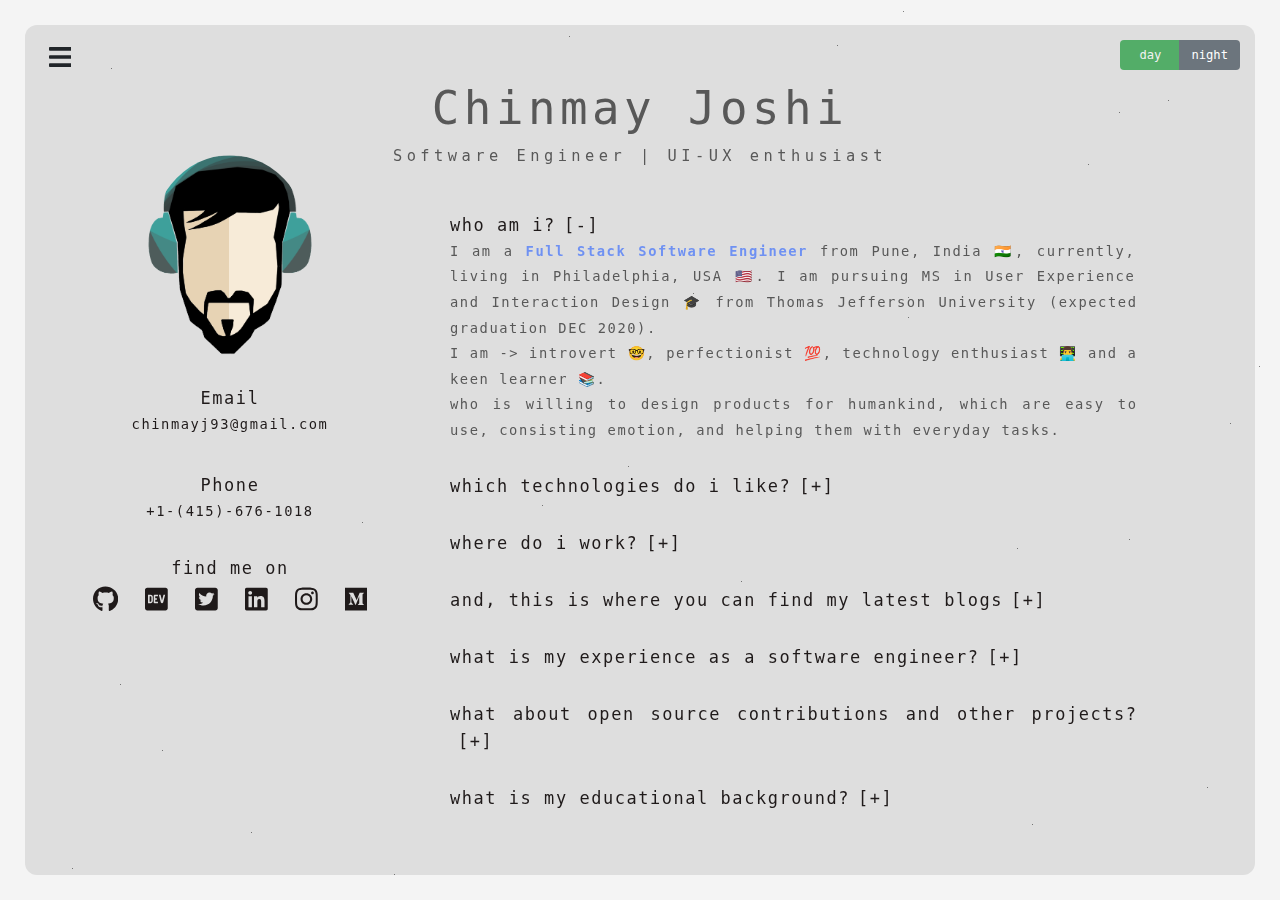
<file: index.html>
<!DOCTYPE html>
<html lang="en">
<head>
    <title>Chinmay Joshi</title>

    <meta charset="utf-8" />
    <meta name="viewport" content="width=device-width, initial-scale=1">
    <meta http-equiv="X-UA-Compatible" content="IE=edge">
    <meta http-equiv="Cache-control" content="public" max-age=86400>

    <link rel="shortcut icon" href="./resources/images/favicon.png" />

    <meta name="description" content="Chinmay Joshi - Software Engineer">
    <meta name="keywords" content="HTML,CSS,JavaScript,Software Engineer,Rails,React,Mongo,Full Stack,Coding,UI UX,UI,Design,Engineering">
    <meta name="author" content="Chinmay Joshi">
    <meta property="image" content="http://chinmay-joshi.com/resources/images/illustration.jpg">

    <!-- TwitterCard -->
    <meta name="twitter:card" content="summary_large_image">
    <meta name="twitter:site" content="@chinmay_joshi_">
    <meta name="twitter:title" content="Chinmay Joshi - Software Engineer">
    <meta name="twitter:image" content="http://chinmay-joshi.com/resources/images/illustration.jpg" />
    <meta name="twitter:description" content="Chinmay Joshi - Software Engineer">

    <!-- OpenGraph -->
    <meta property="og:site_name" content="Chinmay Joshi" />
    <meta property="og:type" content="website" />
    <meta property="og:title" content="Chinmay Joshi - Software Engineer" />
    <meta property="og:image" content="http://chinmay-joshi.com/resources/images/illustration.jpg" />
    <meta property="og:description" content="Chinmay Joshi - Software Engineer" />

    <link rel="stylesheet" href="https://stackpath.bootstrapcdn.com/bootstrap/4.3.1/css/bootstrap.min.css" integrity="sha384-ggOyR0iXCbMQv3Xipma34MD+dH/1fQ784/j6cY/iJTQUOhcWr7x9JvoRxT2MZw1T" crossorigin="anonymous">
    <link rel="stylesheet" href="resources/css/defaults.css" />
    <link rel="stylesheet" href="resources/css/app.css" />
    <link rel="stylesheet" href="resources/css/responsive.css" />
    <link rel="stylesheet" href="resources/css/buttons.css" />
    <link rel="stylesheet" href="resources/css/menu.css" />
    <link rel="stylesheet" href="resources/css/day-night-mode.css" />
    <link rel="stylesheet" href="resources/css/parallax.css" />
  </head>

  <body>
    <div class="parallax">
      <div class="stars"></div>
    </div>

    <div class="website-menu-container">
      <button type="button" class="btn menu-activator">
        <svg aria-hidden="true" focusable="false" data-prefix="fas" data-icon="bars" class="svg-inline--fa fa-bars fa-w-14" role="img" xmlns="http://www.w3.org/2000/svg" viewBox="0 0 448 512">
          <path fill="currentColor" d="M16 132h416c8.837 0 16-7.163 16-16V76c0-8.837-7.163-16-16-16H16C7.163 60 0 67.163 0 76v40c0 8.837 7.163 16 16 16zm0 160h416c8.837 0 16-7.163 16-16v-40c0-8.837-7.163-16-16-16H16c-8.837 0-16 7.163-16 16v40c0 8.837 7.163 16 16 16zm0 160h416c8.837 0 16-7.163 16-16v-40c0-8.837-7.163-16-16-16H16c-8.837 0-16 7.163-16 16v40c0 8.837 7.163 16 16 16z"></path>
        </svg>
      </button>
    </div>

    <div class="container-menu" style="display: none;">
      <div class="menu-deactivator-container">
        <button type="button" class="btn menu-deactivator">
          <svg aria-hidden="true" focusable="false" data-prefix="fas" data-icon="times" class="svg-inline--fa fa-times fa-w-11" role="img" xmlns="http://www.w3.org/2000/svg" viewBox="0 0 352 512">
            <path fill="currentColor" d="M242.72 256l100.07-100.07c12.28-12.28 12.28-32.19 0-44.48l-22.24-22.24c-12.28-12.28-32.19-12.28-44.48 0L176 189.28 75.93 89.21c-12.28-12.28-32.19-12.28-44.48 0L9.21 111.45c-12.28 12.28-12.28 32.19 0 44.48L109.28 256 9.21 356.07c-12.28 12.28-12.28 32.19 0 44.48l22.24 22.24c12.28 12.28 32.2 12.28 44.48 0L176 322.72l100.07 100.07c12.28 12.28 32.2 12.28 44.48 0l22.24-22.24c12.28-12.28 12.28-32.19 0-44.48L242.72 256z"></path>
          </svg>
        </button>
      </div>

      <div class="centered-menu-items">
        <a href="index.html">Home</a>
        <a href="work.html">Work</a>
      </div>
    </div>

    <div class="day-night-mode-toggle">
      <div class="btn-group" role="group">
        <button type="button" class="btn btn-light day-btn">day</button>
        <button type="button" class="btn btn-secondary night-btn">night</button>
      </div>
    </div>

    <div class="container-portfolio">
      <div class="welcome-note-container" style="display: none;">
        <div class="welcome-note">
          <div class="text-center typewriter">
            <h1>Hello 👋 👋</h1>
          </div>
        </div>
        <div class="row pt-5">
          <div class="col-md-12 text-center">
            <img src="./resources/images/icode.gif" alt="i-code" />
          </div>
          <div class="col-md-12 text-center pt-5 skip-to-main-content">
            <p>skip to main content</p>
          </div>
        </div>
      </div>

      <div class="container-fluid main-page" style="display: block;">
        <div class="row pt-5">
          <div class="col-xs-12 col-sm-12 col-md-12 col-lg-12">
            <div class="portfolio-title">
              <div class="row">
                <div class="col-md-12">
                  <span class="lead-lg">Chinmay Joshi</span>
                </div>
                <div class="col-md-12">
                  <span class="lead">Software Engineer | UI-UX enthusiast</span>
                </div>
              </div>
            </div>
          </div>
        </div>

        <div class="row my-4">
          <div class="col-xs-12 col-sm-12 col-md-12 col-lg-4 text-center pull-up">
            <div class="row">
              <div class="col-sm-12 col-md-12">
                <img src="resources/images/CJ-no-bg.png" class="img-thumbnail" alt="profile-picture" />
              </div>
            </div>

            <div class="info-separator"></div>

            <div class="row text-center">
              <div class="col-sm-12 col-md-12">
                <span class="title">Email</span>
              </div>
              <div class="col-sm-12 col-md-12">
                <a class="title-info" href="mailto:chinmayj93@gmail.com">chinmayj93@gmail.com</a>
              </div>

              <div class="info-separator"></div>

              <div class="col-sm-12 col-md-12">
                <span class="title">Phone</span>
              </div>
              <div class="col-sm-12 col-md-12">
                <a href="tel:+14156761018" class="title-info">+1-(415)-676-1018</a>
              </div>
            </div>

            <div class="info-separator"></div>

            <div class="col-sm-12 col-md-12">
              <span class="title">find me on</span>
            </div>
            <div class="col-sm-12 col-md-12 mt-1">
              <a class="social-media-icon" href="https://github.com/joshi-chinmay">
                <svg aria-hidden="true" data-prefix="fab" data-icon="github" class="svg-inline--fa fa-github fa-w-16" role="img" xmlns="http://www.w3.org/2000/svg" viewBox="0 0 496 512"><path fill="currentColor" d="M165.9 397.4c0 2-2.3 3.6-5.2 3.6-3.3.3-5.6-1.3-5.6-3.6 0-2 2.3-3.6 5.2-3.6 3-.3 5.6 1.3 5.6 3.6zm-31.1-4.5c-.7 2 1.3 4.3 4.3 4.9 2.6 1 5.6 0 6.2-2s-1.3-4.3-4.3-5.2c-2.6-.7-5.5.3-6.2 2.3zm44.2-1.7c-2.9.7-4.9 2.6-4.6 4.9.3 2 2.9 3.3 5.9 2.6 2.9-.7 4.9-2.6 4.6-4.6-.3-1.9-3-3.2-5.9-2.9zM244.8 8C106.1 8 0 113.3 0 252c0 110.9 69.8 205.8 169.5 239.2 12.8 2.3 17.3-5.6 17.3-12.1 0-6.2-.3-40.4-.3-61.4 0 0-70 15-84.7-29.8 0 0-11.4-29.1-27.8-36.6 0 0-22.9-15.7 1.6-15.4 0 0 24.9 2 38.6 25.8 21.9 38.6 58.6 27.5 72.9 20.9 2.3-16 8.8-27.1 16-33.7-55.9-6.2-112.3-14.3-112.3-110.5 0-27.5 7.6-41.3 23.6-58.9-2.6-6.5-11.1-33.3 2.6-67.9 20.9-6.5 69 27 69 27 20-5.6 41.5-8.5 62.8-8.5s42.8 2.9 62.8 8.5c0 0 48.1-33.6 69-27 13.7 34.7 5.2 61.4 2.6 67.9 16 17.7 25.8 31.5 25.8 58.9 0 96.5-58.9 104.2-114.8 110.5 9.2 7.9 17 22.9 17 46.4 0 33.7-.3 75.4-.3 83.6 0 6.5 4.6 14.4 17.3 12.1C428.2 457.8 496 362.9 496 252 496 113.3 383.5 8 244.8 8zM97.2 352.9c-1.3 1-1 3.3.7 5.2 1.6 1.6 3.9 2.3 5.2 1 1.3-1 1-3.3-.7-5.2-1.6-1.6-3.9-2.3-5.2-1zm-10.8-8.1c-.7 1.3.3 2.9 2.3 3.9 1.6 1 3.6.7 4.3-.7.7-1.3-.3-2.9-2.3-3.9-2-.6-3.6-.3-4.3.7zm32.4 35.6c-1.6 1.3-1 4.3 1.3 6.2 2.3 2.3 5.2 2.6 6.5 1 1.3-1.3.7-4.3-1.3-6.2-2.2-2.3-5.2-2.6-6.5-1zm-11.4-14.7c-1.6 1-1.6 3.6 0 5.9 1.6 2.3 4.3 3.3 5.6 2.3 1.6-1.3 1.6-3.9 0-6.2-1.4-2.3-4-3.3-5.6-2z"></path></svg>
              </a>
              <a class="social-media-icon" href="https://dev.to/joshichinmay">
                <svg aria-hidden="true" data-prefix="fab" data-icon="dev" class="svg-inline--fa fa-dev fa-w-14" role="img" xmlns="http://www.w3.org/2000/svg" viewBox="0 0 448 512"><path fill="currentColor" d="M120.12 208.29c-3.88-2.9-7.77-4.35-11.65-4.35H91.03v104.47h17.45c3.88 0 7.77-1.45 11.65-4.35 3.88-2.9 5.82-7.25 5.82-13.06v-69.65c-.01-5.8-1.96-10.16-5.83-13.06zM404.1 32H43.9C19.7 32 .06 51.59 0 75.8v360.4C.06 460.41 19.7 480 43.9 480h360.2c24.21 0 43.84-19.59 43.9-43.8V75.8c-.06-24.21-19.7-43.8-43.9-43.8zM154.2 291.19c0 18.81-11.61 47.31-48.36 47.25h-46.4V172.98h47.38c35.44 0 47.36 28.46 47.37 47.28l.01 70.93zm100.68-88.66H201.6v38.42h32.57v29.57H201.6v38.41h53.29v29.57h-62.18c-11.16.29-20.44-8.53-20.72-19.69V193.7c-.27-11.15 8.56-20.41 19.71-20.69h63.19l-.01 29.52zm103.64 115.29c-13.2 30.75-36.85 24.63-47.44 0l-38.53-144.8h32.57l29.71 113.72 29.57-113.72h32.58l-38.46 144.8z"></path></svg>
              </a>
              <a class="social-media-icon" href="https://twitter.com/chinmay_joshi_">
                <svg aria-hidden="true" data-prefix="fab" data-icon="twitter-square" class="svg-inline--fa fa-twitter-square fa-w-14" role="img" xmlns="http://www.w3.org/2000/svg" viewBox="0 0 448 512"><path fill="currentColor" d="M400 32H48C21.5 32 0 53.5 0 80v352c0 26.5 21.5 48 48 48h352c26.5 0 48-21.5 48-48V80c0-26.5-21.5-48-48-48zm-48.9 158.8c.2 2.8.2 5.7.2 8.5 0 86.7-66 186.6-186.6 186.6-37.2 0-71.7-10.8-100.7-29.4 5.3.6 10.4.8 15.8.8 30.7 0 58.9-10.4 81.4-28-28.8-.6-53-19.5-61.3-45.5 10.1 1.5 19.2 1.5 29.6-1.2-30-6.1-52.5-32.5-52.5-64.4v-.8c8.7 4.9 18.9 7.9 29.6 8.3a65.447 65.447 0 0 1-29.2-54.6c0-12.2 3.2-23.4 8.9-33.1 32.3 39.8 80.8 65.8 135.2 68.6-9.3-44.5 24-80.6 64-80.6 18.9 0 35.9 7.9 47.9 20.7 14.8-2.8 29-8.3 41.6-15.8-4.9 15.2-15.2 28-28.8 36.1 13.2-1.4 26-5.1 37.8-10.2-8.9 13.1-20.1 24.7-32.9 34z"></path></svg>
              </a>
              <a class="social-media-icon" href="https://www.linkedin.com/in/chinmay-joshi-65292598/">
                <svg aria-hidden="true" data-prefix="fab" data-icon="linkedin" class="svg-inline--fa fa-linkedin fa-w-14" role="img" xmlns="http://www.w3.org/2000/svg" viewBox="0 0 448 512"><path fill="currentColor" d="M416 32H31.9C14.3 32 0 46.5 0 64.3v383.4C0 465.5 14.3 480 31.9 480H416c17.6 0 32-14.5 32-32.3V64.3c0-17.8-14.4-32.3-32-32.3zM135.4 416H69V202.2h66.5V416zm-33.2-243c-21.3 0-38.5-17.3-38.5-38.5S80.9 96 102.2 96c21.2 0 38.5 17.3 38.5 38.5 0 21.3-17.2 38.5-38.5 38.5zm282.1 243h-66.4V312c0-24.8-.5-56.7-34.5-56.7-34.6 0-39.9 27-39.9 54.9V416h-66.4V202.2h63.7v29.2h.9c8.9-16.8 30.6-34.5 62.9-34.5 67.2 0 79.7 44.3 79.7 101.9V416z"></path></svg>
              </a>
              <a class="social-media-icon" href="https://www.instagram.com/chinmayjoshi/">
                <svg aria-hidden="true" data-prefix="fab" data-icon="instagram" class="svg-inline--fa fa-instagram fa-w-14" role="img" xmlns="http://www.w3.org/2000/svg" viewBox="0 0 448 512"><path fill="currentColor" d="M224.1 141c-63.6 0-114.9 51.3-114.9 114.9s51.3 114.9 114.9 114.9S339 319.5 339 255.9 287.7 141 224.1 141zm0 189.6c-41.1 0-74.7-33.5-74.7-74.7s33.5-74.7 74.7-74.7 74.7 33.5 74.7 74.7-33.6 74.7-74.7 74.7zm146.4-194.3c0 14.9-12 26.8-26.8 26.8-14.9 0-26.8-12-26.8-26.8s12-26.8 26.8-26.8 26.8 12 26.8 26.8zm76.1 27.2c-1.7-35.9-9.9-67.7-36.2-93.9-26.2-26.2-58-34.4-93.9-36.2-37-2.1-147.9-2.1-184.9 0-35.8 1.7-67.6 9.9-93.9 36.1s-34.4 58-36.2 93.9c-2.1 37-2.1 147.9 0 184.9 1.7 35.9 9.9 67.7 36.2 93.9s58 34.4 93.9 36.2c37 2.1 147.9 2.1 184.9 0 35.9-1.7 67.7-9.9 93.9-36.2 26.2-26.2 34.4-58 36.2-93.9 2.1-37 2.1-147.8 0-184.8zM398.8 388c-7.8 19.6-22.9 34.7-42.6 42.6-29.5 11.7-99.5 9-132.1 9s-102.7 2.6-132.1-9c-19.6-7.8-34.7-22.9-42.6-42.6-11.7-29.5-9-99.5-9-132.1s-2.6-102.7 9-132.1c7.8-19.6 22.9-34.7 42.6-42.6 29.5-11.7 99.5-9 132.1-9s102.7-2.6 132.1 9c19.6 7.8 34.7 22.9 42.6 42.6 11.7 29.5 9 99.5 9 132.1s2.7 102.7-9 132.1z"></path></svg>
              </a>
              <a class="social-media-icon" href="https://medium.com/@chinmayjoshi">
                <svg aria-hidden="true" data-prefix="fab" data-icon="medium" class="svg-inline--fa fa-medium fa-w-14" role="img" xmlns="http://www.w3.org/2000/svg" viewBox="0 0 448 512"><path fill="currentColor" d="M0 32v448h448V32H0zm372.2 106.1l-24 23c-2.1 1.6-3.1 4.2-2.7 6.7v169.3c-.4 2.6.6 5.2 2.7 6.7l23.5 23v5.1h-118V367l24.3-23.6c2.4-2.4 2.4-3.1 2.4-6.7V199.8l-67.6 171.6h-9.1L125 199.8v115c-.7 4.8 1 9.7 4.4 13.2l31.6 38.3v5.1H71.2v-5.1l31.6-38.3c3.4-3.5 4.9-8.4 4.1-13.2v-133c.4-3.7-1-7.3-3.8-9.8L75 138.1V133h87.3l67.4 148L289 133.1h83.2v5z"></path></svg>
              </a>
            </div>
          </div>

          <div class="portfolio-main-content sm-device-mar-top col-xs-12 col-sm-12 col-md-12 col-lg-7">
            <div class="row tile-info-container" data-id="1">
              <div class="col-sm-12 col-md-12">
                <a href="javascript:;" class="title text-upcase toggable-title active">who am i?</a>
              </div>
              <div class="col-sm-12 col-md-12 tile-info-wrapper" style="display: block;">
                <span class="title-info">
                  I am a <strong>Full Stack Software Engineer</strong> from Pune, India 🇮🇳, currently, living in Philadelphia, USA 🇺🇸. I am pursuing MS in User Experience and Interaction Design 🎓 from Thomas Jefferson University (expected graduation DEC 2020).
                  <br />
                  I am -> introvert 🤓, perfectionist 💯, technology enthusiast 👨‍💻 and a keen learner 📚.
                  <br />
                  who is willing to design products for humankind, which are easy to use, consisting emotion, and helping them with everyday tasks.
                </span>
              </div>
            </div>
            <div class="info-separator"></div>

            <div class="row tile-info-container" data-id="2">
              <div class="col-sm-12 col-md-12">
                <a href="javascript:;" class="title text-upcase toggable-title">which technologies do i like?</a>
              </div>
              <div class="tile-info-wrapper col-sm-12 col-md-12">
                <ul class="title-info">
                  <li>
                    I am well versed with <strong>Ruby</strong> and <strong>Ruby On Rails</strong>.
                  </li>
                  <li>
                    In databases, I can profoundly work with <strong>MongoDB, DynamoDB and SQL</strong>.
                  </li>
                  <li>
                    Currently i am adapting to <strong>amazon web services</strong> (primarily working on lambda, api-gateways, ec2, s3, dynamodb) and <strong>serverless</strong> and <strong>microservices</strong> architecture.
                  </li>
                  <li>
                    I am fond of <strong>JavaScript, React.JS, Backbone.JS + Marionette.JS</strong>. I am expanding my UI skill set by learning <strong>redux, webpack and babel</strong>. I am comfortable working with Jest.
                  </li>
                  <li>
                    I can profoundly work with <strong>HTML, CSS and pre-processors (SCSS and LESS)</strong>. I have a tremendous amount of affection towards User Experience (UI / UX).
                  </li>
                  <li>
                    I am experienced in application test suite setup using <strong>RSpec, Selenium WebDriver, and CI tool</strong> integrations with the deployment stack.
                  </li>
                  <li>
                    Working with test driven development <strong>(TDD)</strong> as well as behavior driven development <strong>(BDD)</strong> is one of my expertise.
                  </li>
                  <li>
                    I can efficiently work with <strong>git</strong>, and project management tools, such as <strong>Confluence, JIRA, and Trello</strong>.
                  </li>
                </ul>
              </div>
            </div>
            <div class="info-separator"></div>

            <div class="row tile-info-container" data-id="3">
              <div class="col-sm-12 col-md-12">
                <a href="javascript:;" class="title text-upcase toggable-title">where do i work?</a>
              </div>
              <div class="col-sm-12 col-md-12 tile-info-wrapper">
                <ul class="title-info">
                  <li>
                    Presently I am working at <a href="https://www.supahands.com/"><strong>Supahands</strong></a>, Kuala Lumpur, Malaysia, as a <strong>'Full Stack Software Engineer - II'</strong> (April 2018 - current).
                  </li>
                  <li>
                    Previously, I worked at <a href="https://amuratech.com"><strong>Amura marketing technologies</strong></a>, Pune, India, as a <strong>'Full Stack Software Engineer'</strong>, for two and a half years (December 2015 - April 2018).
                  </li>
                  <li>
                    and before that, I completed my internship at <a href="https://amuratech.com"><strong>Amura marketing technologies</strong></a>, Pune, India, as a <strong>'Software Engineer - Intern'</strong>.
                  </li>
                </ul>
              </div>
            </div>
            <div class="info-separator"></div>

            <div class="row tile-info-container" data-id="4">
              <div class="col-sm-12 col-md-12">
                <a href="javascript:;" class="title text-upcase toggable-title">and, this is where you can find my latest blogs</a>
              </div>
              <div class="col-sm-12 col-md-12 tile-info-wrapper">
                <ul class="title-info">
                  <li>
                    Code management with Git and Github
                    <a href="https://dev.to/joshichinmay/code-management-with-git-and-github-4072">
                      dev.to
                    </a>
                  </li>
                  <li>
                    Minimum Viable Product Rollout with ReactJS and Serverless Architecture -
                    <a href="https://dev.to/joshichinmay/minimum-viable-product-rollout-with-reactjs-and-serverless-architecture-2phj">
                      dev.to
                    </a>
                  </li>
                  <li>
                    What a developer can do to enhance User Experience? -
                    <a href="https://dev.to/joshichinmay/what-a-developer-can-do-to-enhance-user-experience-8g5">
                      dev.to
                    </a>
                  </li>
                  <li>
                    beautiful chaos of thoughts! -
                    <a href="https://medium.com/@chinmayjoshi/beautiful-chaos-of-thoughts-65dab5c9588a">medium</a>
                  </li>
                </ul>
              </div>
            </div>
            <div class="info-separator"></div>

            <div class="row tile-info-container" data-id="5">
              <div class="col-sm-12 col-md-12">
                <a href="javascript:;" class="title text-upcase toggable-title">what is my experience as a software engineer?</a>
              </div>
              <div class="col-sm-12 col-md-12 tile-info-wrapper">
                <ul>
                  <li>
                    <span class="title-info">
                      <b>supahands.com -</b>
                      is a website for supahands sdn. bhd.
                    </span>
                  </li>
                  <li>
                    <span class="title-info">
                      <b>supa highway -</b>
                      an application to connect multiple projects together. Keeping their data in sync by running background jobs.
                    </span>
                  </li>
                  <li>
                    <span class="title-info">
                      <b>project-x-uploader -</b>
                      an application to speed up the process of uploading and matching CSV files with the backend database fields, which are being uploaded by project managers.
                    </span>
                  </li>
                  <li>
                    <span class="title-info">
                      <b>project-x-console -</b>
                      A tool to automate the process of project creation with the help of amazon web services and cloudformation.
                    </span>
                  </li>
                  <li>
                    <span class="title-info">
                      <b>hub.with.sell.do -</b>
                      A completely customizable B2B platform for managing sales, and marketing of companies in any business domain.
                    </span>
                  </li>
                  <li>
                    <span class="title-info">
                      <b>pages.sell.do -</b>
                      The Pages is a website building tool, to simplify the process of creating and managing websites, using different features such as drag and drop components, color graders, undo-redo, responsive utilities.
                    </span>
                  </li>
                  <li>
                    <span class="title-info">
                      <b>collaborate.do -</b>
                      The collaborate.do, is an internal process management system, to streamline the company’s process and enhance the end-to-end delivery of the routine tasks.
                    </span>
                  </li>
                  <li>
                    <span class="title-info">
                      <b>estate.sell.do -</b>
                      A niche lead management software targeted towards Real Estate.
                    </span>
                  </li>
                </ul>
              </div>
            </div>
            <div class="info-separator"></div>

            <div class="row tile-info-container" data-id="6">
              <div class="col-sm-12 col-md-12">
                <a href="javascript:;" class="title text-upcase toggable-title">what about open source contributions and other projects?</a>
              </div>
              <div class="col-sm-12 col-md-12 tile-info-wrapper">
                <ul>
                  <li>
                    <span class="title-info">
                      <b>tilt -</b> The vision behind this product is to have a platform where a user can create a list of songs he/she listens to every day. We believe, there is an emotion associated with every song. The platform will help the user to add new songs and create playlists, where he/she can openly or privately talk about his/her feelings associated with a piece of music.
                    </span>
                  </li>
                  <li>
                    <span class="title-info">
                      <a href="http://chinmay-joshi.com/randomcolorpicker/"><b>randomcolorpicker</b></a> - is a small project which generates random colors and color-shades for the selected color.
                    </span>
                  </li>
                </ul>
              </div>
            </div>
            <div class="info-separator"></div>

            <div class="row tile-info-container" data-id="7">
              <div class="col-sm-12 col-md-12">
                <a href="javascript:;" class="title text-upcase toggable-title">what is my educational background?</a>
              </div>
              <div class="col-sm-12 col-md-12 tile-info-wrapper">
                <span class="title-info">
                  <ul>
                    <li>
                      M.Sc. - Computer Science, from University Of Pune. with CGPA 5.200 / 6.
                      <br />
                      College - Maharashtra Institute of Technology, Pune.
                    </li>
                    <li>
                      B.Sc. - Computer Science, from University Of Pune, Pune. with CGPA 5.000 / 6.
                      <br />
                      College - Maharashtra Institute of Technology, Pune.
                    </li>
                  </ul>
                </span>
              </div>
            </div>

            <div class="info-separator"></div>
          </div>

          <div class="col-md-1 col-lg-1"></div>
        </div>

      </div>
    </div>
  </body>

  <script src="resources/js/jquery.js"></script>
  <script src="resources/js/portfolio.js"></script>
  <script src="resources/js/menu.js"></script>

  <!-- Global site tag (gtag.js) - Google Analytics -->
  <script async src="https://www.googletagmanager.com/gtag/js?id=UA-112015014-1"></script>
  <script>
    window.dataLayer = window.dataLayer || [];
    function gtag(){dataLayer.push(arguments);}
    gtag('js', new Date());
    gtag('config', 'UA-112015014-1');
  </script>
</html>
</file>
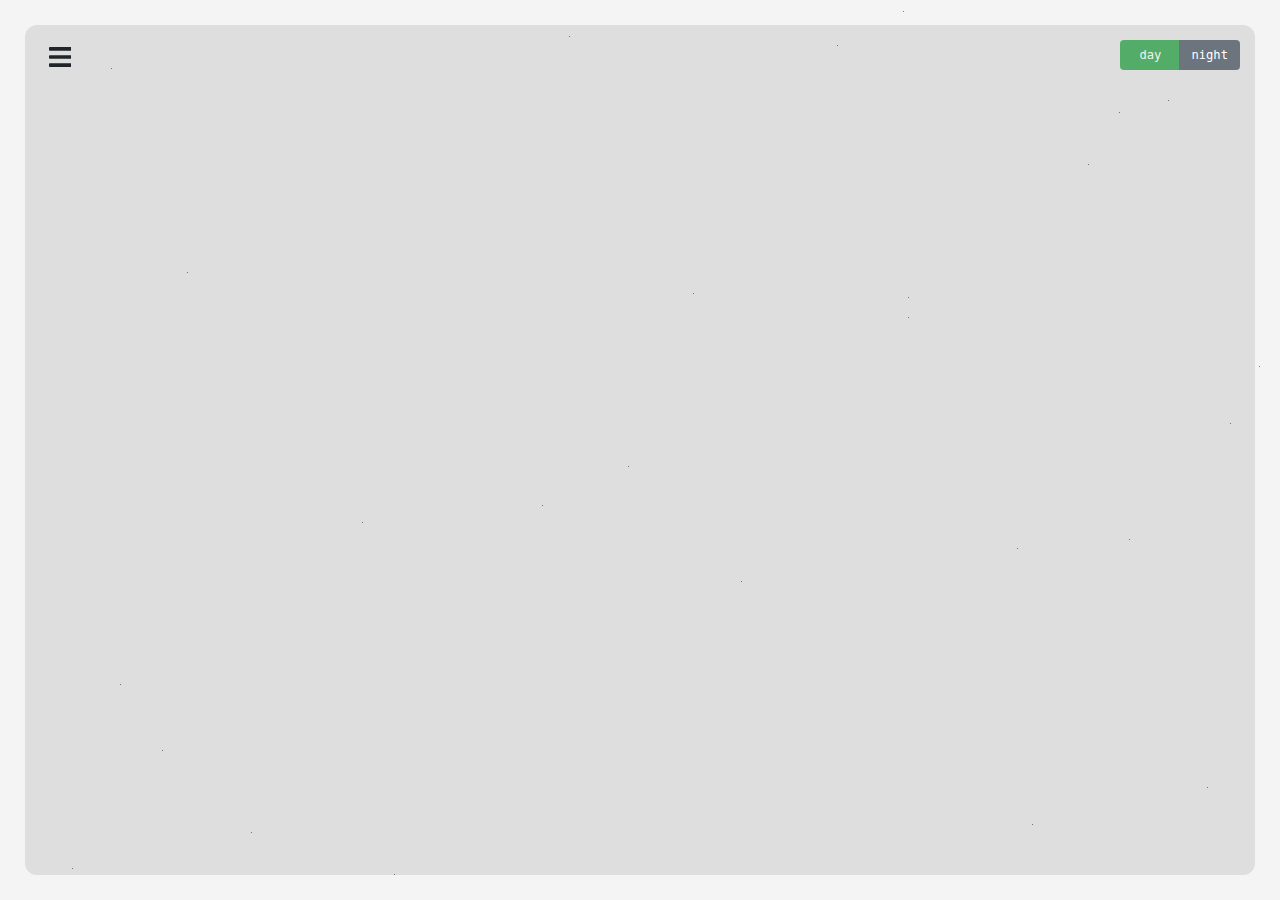
<file: work.html>
<!DOCTYPE html>
<html lang="en">
<head>
    <title>Chinmay Joshi</title>

    <meta charset="utf-8" />
    <meta name="viewport" content="width=device-width, initial-scale=1">
    <meta http-equiv="X-UA-Compatible" content="IE=edge">
    <meta http-equiv="Cache-control" content="public" max-age=86400>

    <link rel="shortcut icon" href="./resources/images/favicon.png" />

    <meta name="description" content="Chinmay Joshi - Software Engineer">
    <meta name="keywords" content="HTML,CSS,JavaScript,Software Engineer,Rails,React,Mongo,Full Stack,Coding,UI UX,UI,Design,Engineering">
    <meta name="author" content="Chinmay Joshi">
    <meta property="image" content="http://chinmay-joshi.com/resources/images/illustration.jpg">

    <!-- TwitterCard -->
    <meta name="twitter:card" content="summary_large_image">
    <meta name="twitter:site" content="@chinmay_joshi_">
    <meta name="twitter:title" content="Chinmay Joshi - Software Engineer">
    <meta name="twitter:image" content="http://chinmay-joshi.com/resources/images/illustration.jpg" />
    <meta name="twitter:description" content="Chinmay Joshi - Software Engineer">

    <!-- OpenGraph -->
    <meta property="og:site_name" content="Chinmay Joshi" />
    <meta property="og:type" content="website" />
    <meta property="og:title" content="Chinmay Joshi - Software Engineer" />
    <meta property="og:image" content="http://chinmay-joshi.com/resources/images/illustration.jpg" />
    <meta property="og:description" content="Chinmay Joshi - Software Engineer" />

    <link rel="stylesheet" href="https://stackpath.bootstrapcdn.com/bootstrap/4.3.1/css/bootstrap.min.css" integrity="sha384-ggOyR0iXCbMQv3Xipma34MD+dH/1fQ784/j6cY/iJTQUOhcWr7x9JvoRxT2MZw1T" crossorigin="anonymous">
    <link rel="stylesheet" href="resources/css/defaults.css" />
    <link rel="stylesheet" href="resources/css/app.css" />
    <link rel="stylesheet" href="resources/css/responsive.css" />
    <link rel="stylesheet" href="resources/css/buttons.css" />
    <link rel="stylesheet" href="resources/css/menu.css" />
    <link rel="stylesheet" href="resources/css/day-night-mode.css" />
    <link rel="stylesheet" href="resources/css/parallax.css" />
  </head>

  <body>
    <div class="parallax">
      <div class="stars"></div>
    </div>

    <div class="website-menu-container">
      <button type="button" class="btn menu-activator">
        <svg aria-hidden="true" focusable="false" data-prefix="fas" data-icon="bars" class="svg-inline--fa fa-bars fa-w-14" role="img" xmlns="http://www.w3.org/2000/svg" viewBox="0 0 448 512">
          <path fill="currentColor" d="M16 132h416c8.837 0 16-7.163 16-16V76c0-8.837-7.163-16-16-16H16C7.163 60 0 67.163 0 76v40c0 8.837 7.163 16 16 16zm0 160h416c8.837 0 16-7.163 16-16v-40c0-8.837-7.163-16-16-16H16c-8.837 0-16 7.163-16 16v40c0 8.837 7.163 16 16 16zm0 160h416c8.837 0 16-7.163 16-16v-40c0-8.837-7.163-16-16-16H16c-8.837 0-16 7.163-16 16v40c0 8.837 7.163 16 16 16z"></path>
        </svg>
      </button>
    </div>

    <div class="container-menu" style="display: none;">
      <div class="menu-deactivator-container">
        <button type="button" class="btn menu-deactivator">
          <svg aria-hidden="true" focusable="false" data-prefix="fas" data-icon="times" class="svg-inline--fa fa-times fa-w-11" role="img" xmlns="http://www.w3.org/2000/svg" viewBox="0 0 352 512">
            <path fill="currentColor" d="M242.72 256l100.07-100.07c12.28-12.28 12.28-32.19 0-44.48l-22.24-22.24c-12.28-12.28-32.19-12.28-44.48 0L176 189.28 75.93 89.21c-12.28-12.28-32.19-12.28-44.48 0L9.21 111.45c-12.28 12.28-12.28 32.19 0 44.48L109.28 256 9.21 356.07c-12.28 12.28-12.28 32.19 0 44.48l22.24 22.24c12.28 12.28 32.2 12.28 44.48 0L176 322.72l100.07 100.07c12.28 12.28 32.2 12.28 44.48 0l22.24-22.24c12.28-12.28 12.28-32.19 0-44.48L242.72 256z"></path>
          </svg>
        </button>
      </div>

      <div class="centered-menu-items">
        <a href="index.html">Home</a>
        <a href="work.html">Work</a>
      </div>
    </div>

    <div class="day-night-mode-toggle">
      <div class="btn-group" role="group">
        <button type="button" class="btn btn-light day-btn">day</button>
        <button type="button" class="btn btn-secondary night-btn">night</button>
      </div>
    </div>

    <div class="container-portfolio">
      <div class="container-fluid main-page">
      </div>
    </div>

  </body>

  <script src="resources/js/jquery.js"></script>
  <script src="resources/js/portfolio.js"></script>
  <script src="resources/js/menu.js"></script>

  <!-- Global site tag (gtag.js) - Google Analytics -->
  <script async src="https://www.googletagmanager.com/gtag/js?id=UA-112015014-1"></script>
  <script>
    window.dataLayer = window.dataLayer || [];
    function gtag(){dataLayer.push(arguments);}
    gtag('js', new Date());
    gtag('config', 'UA-112015014-1');
  </script>
</html>
</file>
<file: resources/css/defaults.css>
body {
  font-family: monospace;
  letter-spacing: 0.098rem;
  line-height: 1.56;
}
::-webkit-scrollbar {
  display: none;
}
a {
  color: #1f1a1a;
  text-decoration: none;
}
a:hover {
  color: #4286f4;
  text-decoration: none;
}
ul {
  list-style: circle;
}
strong, b {
  color: #6f91f2;
  font-weight: bold;
}
</file>
<file: resources/css/app.css>
.portfolio-main-content {
  margin-top: 1.5%;
}
.info-title {
  animation: MoveUpDown 2s linear infinite;
}
.container-portfolio {
  position: absolute;
  left: 25px;
  right: 25px;
  top: 25px;
  bottom: 25px;
  margin: auto;
  max-width: 100%;
  max-height: 100%;
  overflow: auto;
  background-color: #ffffff;
  border-radius: 12px;
}
.welcome-note-container {
  padding-top: 180px;
}
.welcome-note-container img {
  margin-top: 40px;
  width: 500px;
  border-radius: 10px;
  position: relative;
  animation: MoveUpDown 2s linear infinite;
}
@keyframes MoveUpDown {
  0%, 100% {
    bottom: 0;
  }
  50% {
    bottom: 10px;
  }
}
.welcome-note {
  display: flex;
  justify-content: center;
}
.typewriter h1 {
  overflow: hidden;
  font-size: 36px;
  border-right: 4px solid;
  white-space: nowrap;
  word-wrap: break-word;
  margin: 0 auto;
  animation: typing 2.4s steps(40, end), blink-caret .24s step-end infinite;
}
/* The typing effect */
@keyframes typing {
  from {
    width: 0
  }
  to {
    width: 100%
  }
}
/* The typewriter cursor effect */
@keyframes blink-caret {
  from, to { border-color: transparent }
  50% { border-color: inherit; }
}
.portfolio-title {
  text-align: center;
}
.lead-lg {
  font-size: 2.86rem;
}
.lead {
  font-size: 0.96rem;
}
.lead-lg, .lead {
  letter-spacing: 0.28rem;
}
.img-thumbnail {
  position: relative;
  border: none;
  border-radius: 100%;
  height: 200px;
  padding: 0px;
  background-color: transparent;
  animation: MoveUpDown 2s linear infinite;
}
.title {
  font-size: 1.06rem;
  color: #1f1a1a;
}
.tile-info-wrapper {
  display: none;
}
.title-info {
  font-size: 0.86rem;
  line-height: 1.86;
}
.toggable-title:after {
  content: "[+]";
  margin-left: 8px;
}
li {
  margin-bottom: 6px;
}
.toggable-title.active:after {
  content: "[-]";
}
.info-separator {
  margin: 30px 0 30px 0;
}
a {
  transition: 120ms;
  transition-timing-function: ease-in-out;
  -webkit-transition: 120ms;
  -webkit-transition-timing-function: ease-in-out;
}
.find-me-on {
  text-align: center;
}
.social-media-icon {
  margin: 0px 8px;
}
.social-media-icon svg {
  height: 26px;
  transition: 120ms;
  transition-timing-function: ease-in-out;
  -webkit-transition: 120ms;
  -webkit-transition-timing-function: ease-in-out;
}
.social-media-icon svg:hover {
  fill: #4286f4;
}

.skip-to-main-content > p {
  cursor: pointer;
}
</file>
<file: resources/css/responsive.css>
/* large diveces */
@media screen and (min-device-width: 1200px) and (max-device-width: 1600px) and (-webkit-min-device-pixel-ratio: 1) {
  body {
    text-align: justify;
  }
  .pull-up {
    margin-top: -38px;
  }
}
/* large diveces retina display */
@media screen and (min-device-width: 1200px) and (max-device-width: 1600px) and (-webkit-min-device-pixel-ratio: 2) and (min-resolution: 192dpi) {
  body {
    text-align: justify;
  }
  .pull-up {
    margin-top: -38px;
  }
}

/* small diveces including landscape modes */
@media (max-width:320px) {
  .sm-device-mar-top {
    margin-top: 25px;
  }
  .welcome-note {
    display: none;
  }
}
@media (max-width:480px) {
  .sm-device-mar-top {
    margin-top: 25px;
  }
  .welcome-note-container img {
    width: 250px !important;
  }
}
@media (max-width:600px) {
  .sm-device-mar-top {
    margin-top: 25px;
  }
  .welcome-note-container img {
    width: 250px !important;
  }
}
@media (max-width:801px) {
  .sm-device-mar-top {
    margin-top: 25px;
  }
  .welcome-note-container img {
    width: 250px !important;
  }
  .portfolio-main-content {
    margin-top: 12% !important;
  }
}
</file>
<file: resources/css/buttons.css>
.btn {
  font-size: 0.76rem;
}
button {
  min-width: 60px;
  border: none !important;
  box-shadow: none !important;
  outline: none !important;
}
.btn:focus, .btn:active, .btn:hover {
  border: none !important;
  box-shadow: none !important;
  outline: none !important;
}
.btn-success {
  background-color: #53ad68 !important;
}
</file>
<file: resources/css/menu.css>
.website-menu-container {
  position: absolute;
  z-index: 2;
  top: 38px;
  left: 30px;
}
.website-menu-container svg {
  height: 26px;
}
.night-time .website-menu-container svg {
  color: #f4f4f4;
}
.container-menu {
  position: absolute;
  left: 25px;
  right: 25px;
  top: 25px;
  bottom: 25px;
  margin: auto;
  height: auto;
  width: auto;
  max-width: 100%;
  max-height: 100%;
  overflow: auto;
  border-radius: 12px;
  z-index: 10;
  opacity: 0.95;
  border: 2px solid #9900FF;

  -webkit-box-shadow: 0px 0px 10px 0px rgba(153,0,255,0.4);
  -moz-box-shadow: 0px 0px 10px 0px rgba(153,0,255,0.4);
  box-shadow: 0px 0px 10px 0px rgba(153,0,255,0.4);

}
.night-time .container-menu {
  background-color: #101010;
}
.night-time .container-menu svg {
  color: #f4f4f4;
}
.day-time .container-menu {
  background-color: #c1c4c8;
}
.day-time .container-menu svg {
  color: #212529;
}
.container-menu .menu-deactivator-container {
  position: absolute;
  left: 4px;
}
.container-menu .centered-menu-items {
  position: relative;
  float: left;
  top: 50%;
  left: 50%;
  transform: translate(-50%, -50%);
}
.container-menu svg {
  margin-top: 8px;
  height: 32px;
}
.centered-menu-items a {
  color: rgba(153,0,255,0.7) !important;
  font-size: 36px;
  margin: 0px 25px;
  transition: all 0.2s ease-in;
}
.centered-menu-items a:hover {
  color: #9900FF !important;
}
</file>
<file: resources/css/day-night-mode.css>
.day-night-mode-toggle {
  position: absolute;
  z-index: 2;
  top: 40px;
  right: 40px;
}
.day-night-mode-toggle {
  cursor: pointer;
}

.day-time .container-portfolio {
  background-color: rgba(0, 0, 0, 0.09);
}
.night-time .container-portfolio {
  background-color: rgba(255, 255, 255, 0.09);
}

/* day mode text colors */
.day-time {
  background-color: #f4f4f4;
  color: #585858;
}
.day-time .day-night-mode-toggle {
  color: #585858;
}
/* day mode text colors */


/* night mode text colors */
.night-time {
  background-color: #0f0f0f;
  color: #f4f4f4;
}
.night-time a {
  color: #BFEBFF;
}
.night-time a:hover {
  color: #6f91f2;
}
.night-time .img-thumbnail {
  /* border: 1px solid; */
  background-color: #f4f4f4;
  padding: 0px 16px;
}
.night-time .day-night-mode-toggle {
  color: #BFEBFF;
}
.night-time .title {
  color: #f4f4f4;
}
.day-time .day-night-mode-toggle .day-btn {
  color: #f1f1f1;
}
.night-time .day-night-mode-toggle .day-btn {
  color: #000000;
}
/* night mode text colors */
</file>
<file: resources/css/parallax.css>
.parallax {
  position: fixed;
  z-index: 0;
}
.parallax .stars {
  width: 1px;
  height: 1px;
  border-radius: 50%;
  background: transparent;
  box-shadow: 505px 1507px , 1725px 1133px , 72px 868px , 129px 941px , 780px 953px , 903px 11px , 741px 581px , 1744px 1697px , 362px 522px , 841px 1938px , 1710px 1803px , 676px 1890px , 1369px 1410px , 1047px 1254px , 1371px 1158px , 82px 1039px , 960px 1016px , 1168px 100px , 1330px 1525px , 1088px 164px , 1810px 1420px , 230px 1584px , 1276px 1090px , 111px 68px , 1297px 1751px , 469px 1627px , 247px 1972px , 162px 750px , 187px 272px , 309px 1040px , 110px 1103px , 893px 922px , 631px 1910px , 1365px 1435px , 120px 684px , 1348px 1186px , 1670px 1232px , 827px 931px , 1186px 1983px , 1245px 1073px , 1221px 1574px , 394px 874px , 1891px 707px , 1129px 539px , 569px 36px , 251px 832px , 1971px 1390px , 460px 1582px , 129px 1105px , 786px 1082px , 237px 1285px , 1674px 279px , 1583px 1515px , 1570px 1454px , 275px 1940px , 1992px 566px , 1207px 787px , 1037px 1923px , 1762px 824px , 399px 1715px , 317px 1368px , 693px 293px , 1823px 369px , 994px 1878px , 864px 1625px , 1259px 366px , 1512px 802px , 959px 1600px , 1119px 112px , 1017px 548px , 1645px 441px , 1878px 580px , 78px 1295px , 1782px 398px , 837px 45px , 1230px 423px , 542px 505px , 843px 1950px , 1192px 1155px , 767px 1442px , 1816px 958px , 1124px 1769px , 1417px 169px , 1331px 764px , 1442px 1148px , 1032px 824px , 1293px 37px , 339px 1977px , 1985px 292px , 628px 466px , 1988px 1938px , 1821px 1332px , 908px 317px , 1714px 531px , 233px 983px , 520px 1270px , 908px 297px , 1820px 131px , 512px 1444px , 773px 1551px;
  animation: animStar 50s linear infinite;
}
.parallax .stars:after {
  content: " ";
  position: absolute;
  top: 2000px;
  width: 2px;
  height: 2px;
  border-radius: 50%;
  background: transparent;
  box-shadow: 505px 1507px , 1725px 1133px , 72px 868px , 129px 941px , 780px 953px , 903px 11px , 741px 581px , 1744px 1697px , 362px 522px , 841px 1938px , 1710px 1803px , 676px 1890px , 1369px 1410px , 1047px 1254px , 1371px 1158px , 82px 1039px , 960px 1016px , 1168px 100px , 1330px 1525px , 1088px 164px , 1810px 1420px , 230px 1584px , 1276px 1090px , 111px 68px , 1297px 1751px , 469px 1627px , 247px 1972px , 162px 750px , 187px 272px , 309px 1040px , 110px 1103px , 893px 922px , 631px 1910px , 1365px 1435px , 120px 684px , 1348px 1186px , 1670px 1232px , 827px 931px , 1186px 1983px , 1245px 1073px , 1221px 1574px , 394px 874px , 1891px 707px , 1129px 539px , 569px 36px , 251px 832px , 1971px 1390px , 460px 1582px , 129px 1105px , 786px 1082px , 237px 1285px , 1674px 279px , 1583px 1515px , 1570px 1454px , 275px 1940px , 1992px 566px , 1207px 787px , 1037px 1923px , 1762px 824px , 399px 1715px , 317px 1368px , 693px 293px , 1823px 369px , 994px 1878px , 864px 1625px , 1259px 366px , 1512px 802px , 959px 1600px , 1119px 112px , 1017px 548px , 1645px 441px , 1878px 580px , 78px 1295px , 1782px 398px , 837px 45px , 1230px 423px , 542px 505px , 843px 1950px , 1192px 1155px , 767px 1442px , 1816px 958px , 1124px 1769px , 1417px 169px , 1331px 764px , 1442px 1148px , 1032px 824px , 1293px 37px , 339px 1977px , 1985px 292px , 628px 466px , 1988px 1938px , 1821px 1332px , 908px 317px , 1714px 531px , 233px 983px , 520px 1270px , 908px 297px , 1820px 131px , 512px 1444px , 773px 1551px;
}
@keyframes animStar {
  from {
    transform: translateY(-1500px);
  }
  to {
    transform: translateY(0px);
  }
}
</file>
